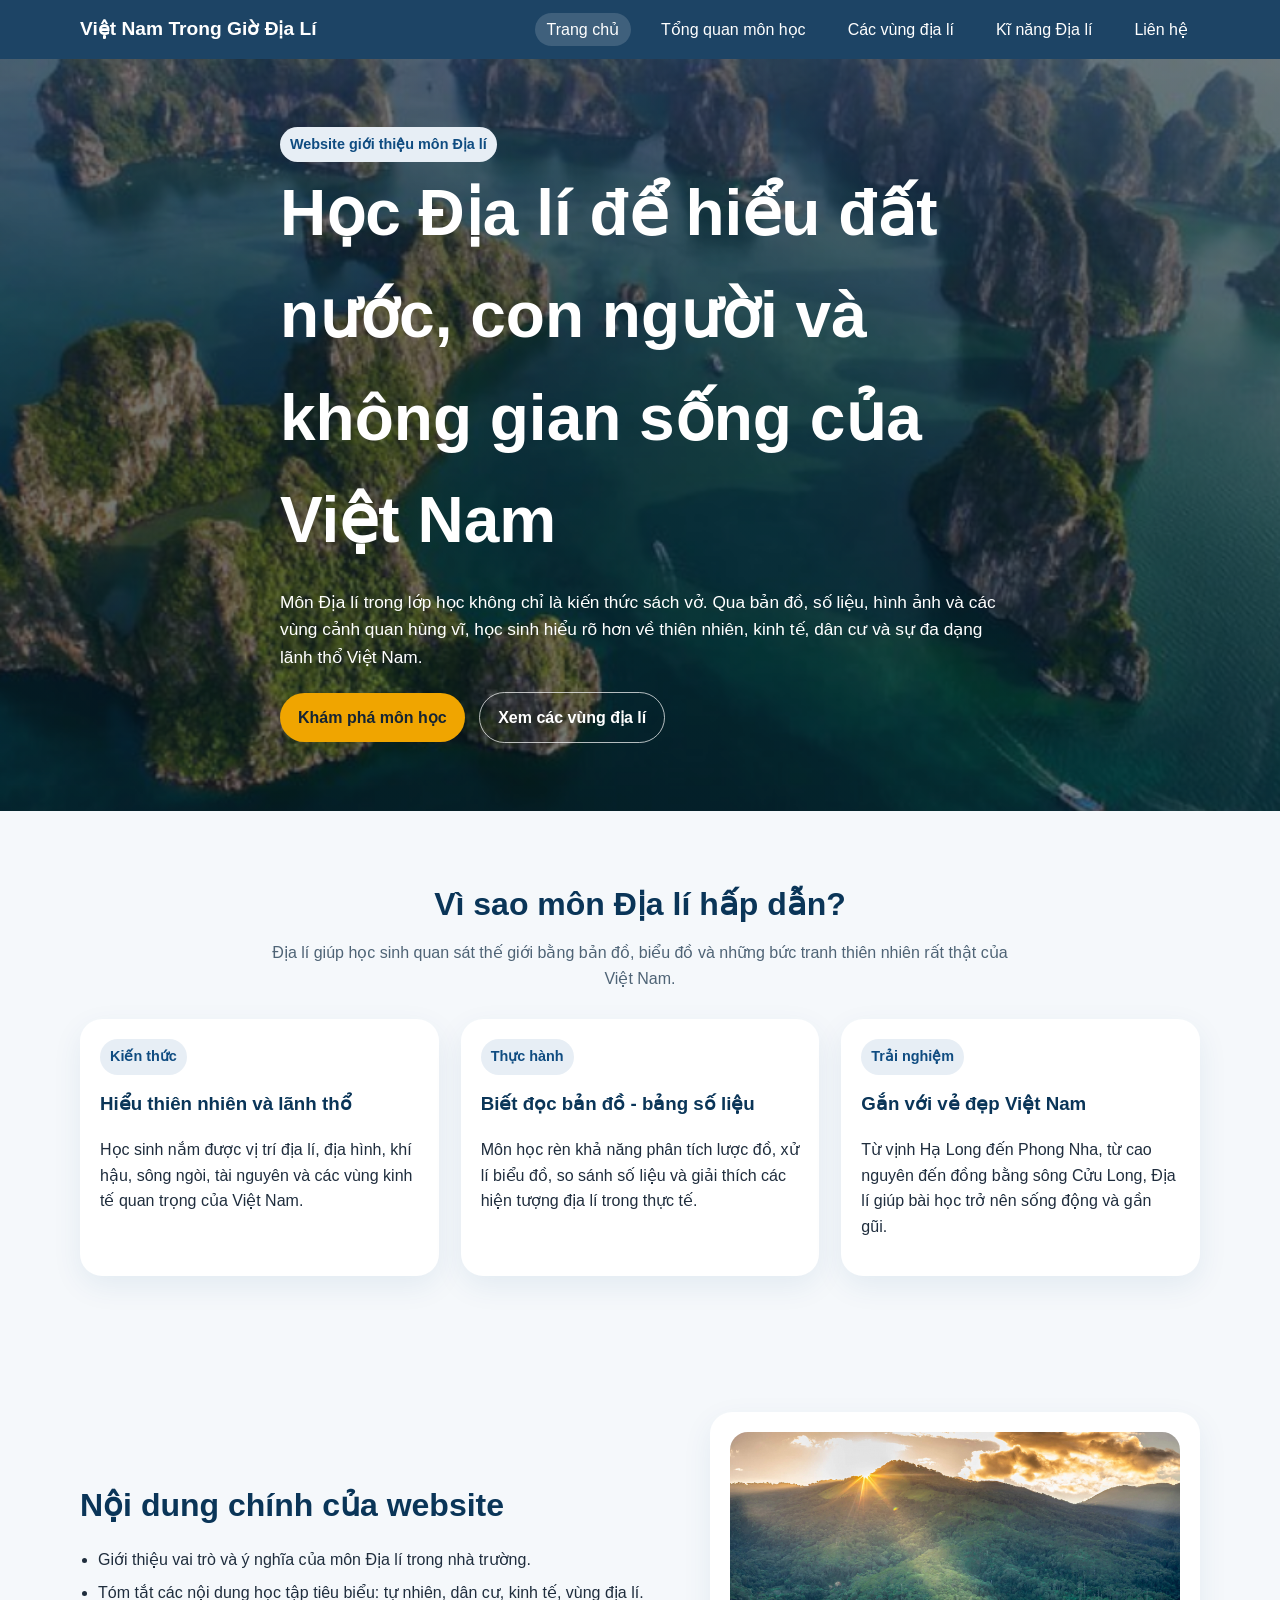
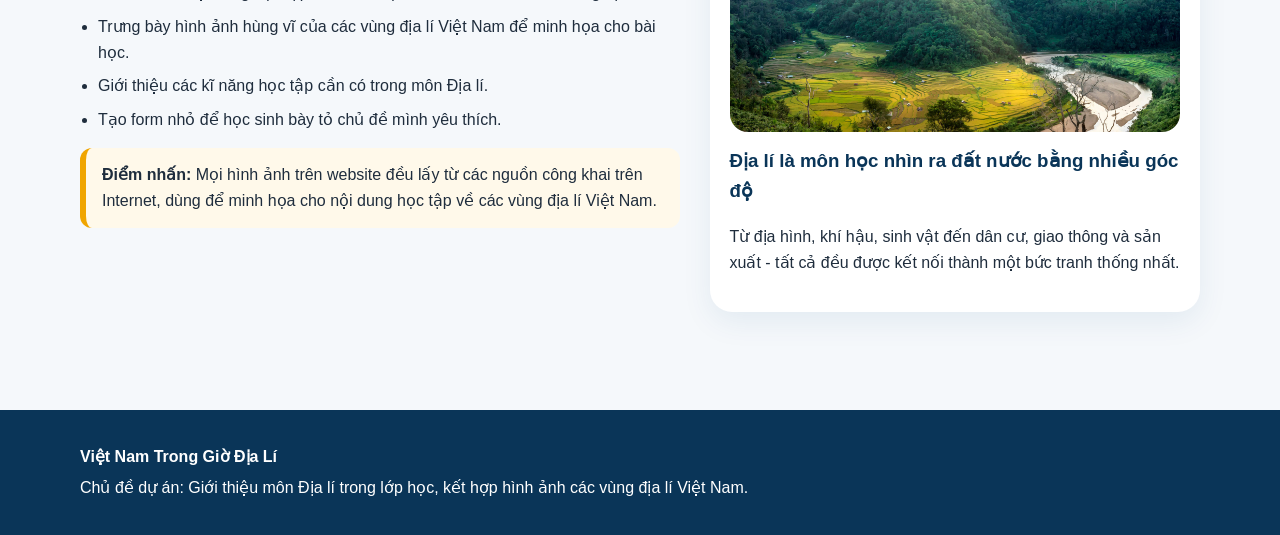
<file: index.html>
<!DOCTYPE html>
<html lang="vi">
<head>
  <meta charset="UTF-8">
  <meta name="viewport" content="width=device-width, initial-scale=1.0">
  <title>Việt Nam Trong Giờ Địa Lí</title>
  <link rel="stylesheet" href="style.css">
</head>
<body>
  <header>
    <div class="container navbar">
      <div class="logo">Việt Nam Trong Giờ Địa Lí</div>
      <nav>
        <ul>
          <li><a class="active" href="index.html">Trang chủ</a></li>
          <li><a href="tong-quan.html">Tổng quan môn học</a></li>
          <li><a href="vung-dia-ly.html">Các vùng địa lí</a></li>
          <li><a href="ky-nang.html">Kĩ năng Địa lí</a></li>
          <li><a href="lien-he.html">Liên hệ</a></li>
        </ul>
      </nav>
    </div>
  </header>

  <section class="hero">
    <div class="container hero-content">
      <span class="badge">Website giới thiệu môn Địa lí</span>
      <h1>Học Địa lí để hiểu đất nước, con người và không gian sống của Việt Nam</h1>
      <p>Môn Địa lí trong lớp học không chỉ là kiến thức sách vở. Qua bản đồ, số liệu, hình ảnh và các vùng cảnh quan hùng vĩ, học sinh hiểu rõ hơn về thiên nhiên, kinh tế, dân cư và sự đa dạng lãnh thổ Việt Nam.</p>
      <a class="btn" href="tong-quan.html">Khám phá môn học</a>
      <a class="btn outline" href="vung-dia-ly.html">Xem các vùng địa lí</a>
    </div>
  </section>

  <section>
    <div class="container">
      <div class="section-title">
        <h2>Vì sao môn Địa lí hấp dẫn?</h2>
        <p>Địa lí giúp học sinh quan sát thế giới bằng bản đồ, biểu đồ và những bức tranh thiên nhiên rất thật của Việt Nam.</p>
      </div>
      <div class="grid cards-3">
        <div class="card">
          <span class="badge">Kiến thức</span>
          <h3>Hiểu thiên nhiên và lãnh thổ</h3>
          <p>Học sinh nắm được vị trí địa lí, địa hình, khí hậu, sông ngòi, tài nguyên và các vùng kinh tế quan trọng của Việt Nam.</p>
        </div>
        <div class="card">
          <span class="badge">Thực hành</span>
          <h3>Biết đọc bản đồ - bảng số liệu</h3>
          <p>Môn học rèn khả năng phân tích lược đồ, xử lí biểu đồ, so sánh số liệu và giải thích các hiện tượng địa lí trong thực tế.</p>
        </div>
        <div class="card">
          <span class="badge">Trải nghiệm</span>
          <h3>Gắn với vẻ đẹp Việt Nam</h3>
          <p>Từ vịnh Hạ Long đến Phong Nha, từ cao nguyên đến đồng bằng sông Cửu Long, Địa lí giúp bài học trở nên sống động và gần gũi.</p>
        </div>
      </div>
    </div>
  </section>

  <section>
    <div class="container split">
      <div>
        <div class="section-title" style="text-align:left; margin-bottom:14px;">
          <h2>Nội dung chính của website</h2>
        </div>
        <ul class="list-check">
          <li>Giới thiệu vai trò và ý nghĩa của môn Địa lí trong nhà trường.</li>
          <li>Tóm tắt các nội dung học tập tiêu biểu: tự nhiên, dân cư, kinh tế, vùng địa lí.</li>
          <li>Trưng bày hình ảnh hùng vĩ của các vùng địa lí Việt Nam để minh họa cho bài học.</li>
          <li>Giới thiệu các kĩ năng học tập cần có trong môn Địa lí.</li>
          <li>Tạo form nhỏ để học sinh bày tỏ chủ đề mình yêu thích.</li>
        </ul>
        <p class="note"><strong>Điểm nhấn:</strong> Mọi hình ảnh trên website đều lấy từ các nguồn công khai trên Internet, dùng để minh họa cho nội dung học tập về các vùng địa lí Việt Nam.</p>
      </div>
      <div class="card">
        <img src="SRC/shutterstock_2152034161.jpg" alt="Cảnh quan cao nguyên Việt Nam">
        <h3>Địa lí là môn học nhìn ra đất nước bằng nhiều góc độ</h3>
        <p>Từ địa hình, khí hậu, sinh vật đến dân cư, giao thông và sản xuất - tất cả đều được kết nối thành một bức tranh thống nhất.</p>
      </div>
    </div>
  </section>

  <footer>
    <div class="container">
      <p><strong>Việt Nam Trong Giờ Địa Lí</strong></p>
      <p>Chủ đề dự án: Giới thiệu môn Địa lí trong lớp học, kết hợp hình ảnh các vùng địa lí Việt Nam.</p>
    </div>
  </footer>
</body>
</html>
</file>
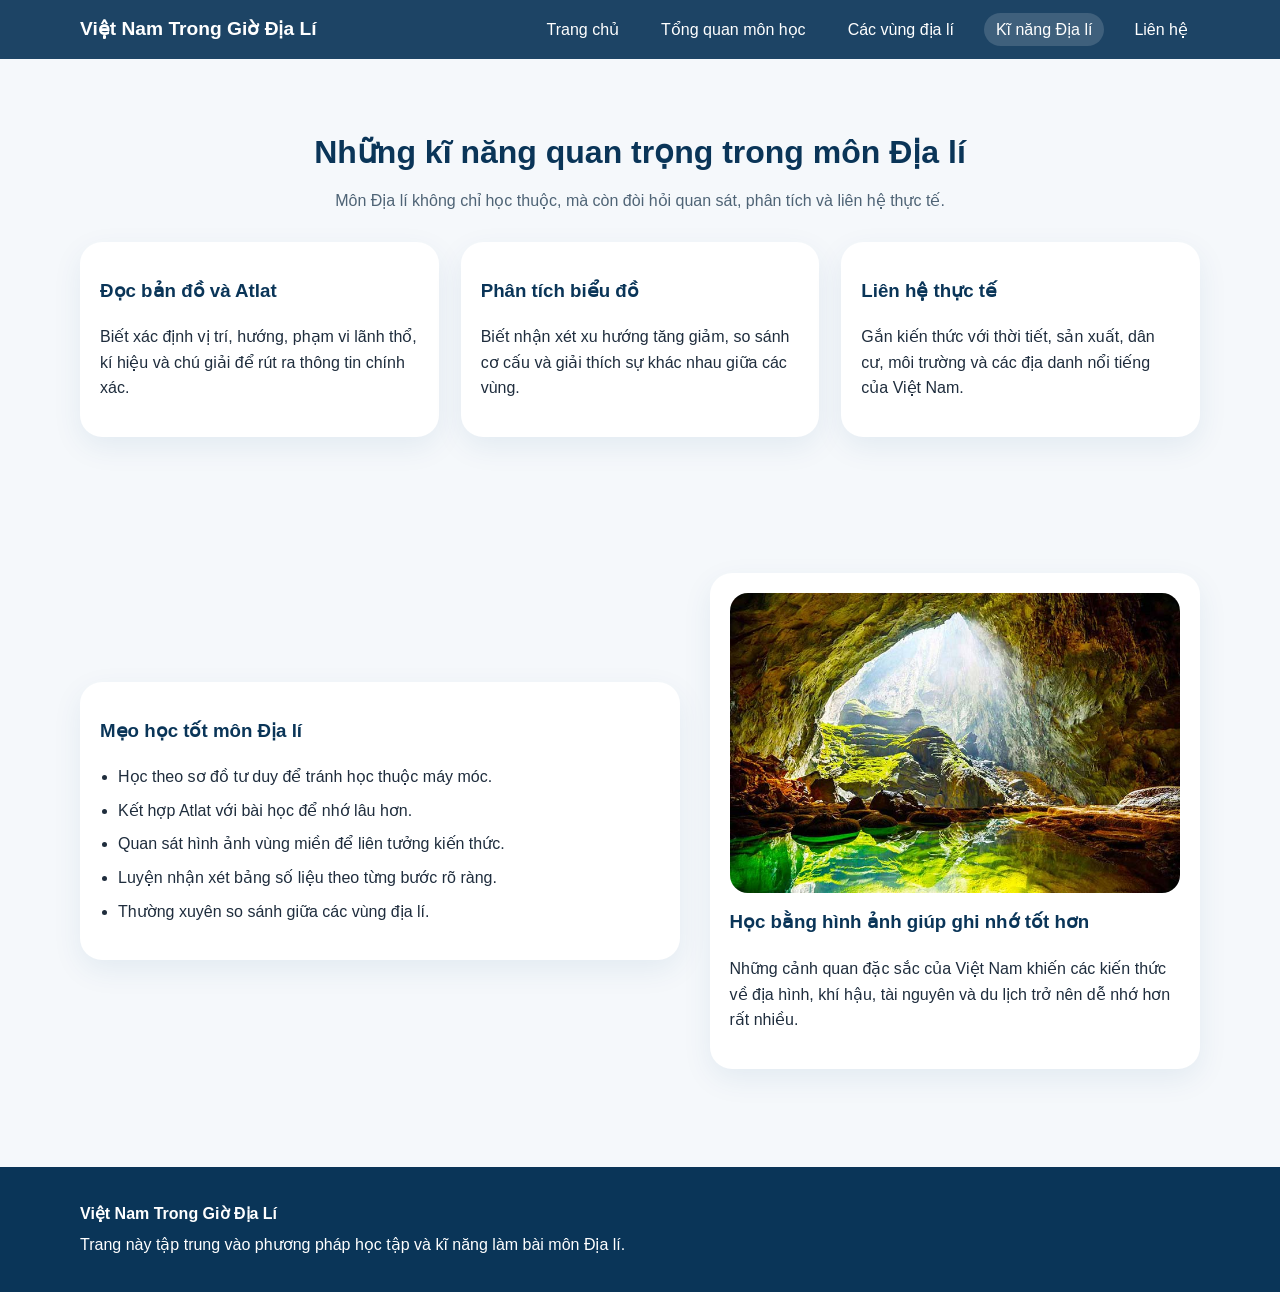
<file: ky-nang.html>
<!DOCTYPE html>
<html lang="vi">
<head>
  <meta charset="UTF-8">
  <meta name="viewport" content="width=device-width, initial-scale=1.0">
  <title>Kĩ năng học Địa lí</title>
  <link rel="stylesheet" href="style.css">
</head>
<body>
  <header>
    <div class="container navbar">
      <div class="logo">Việt Nam Trong Giờ Địa Lí</div>
      <nav>
        <ul>
          <li><a href="index.html">Trang chủ</a></li>
          <li><a href="tong-quan.html">Tổng quan môn học</a></li>
          <li><a href="vung-dia-ly.html">Các vùng địa lí</a></li>
          <li><a class="active" href="ky-nang.html">Kĩ năng Địa lí</a></li>
          <li><a href="lien-he.html">Liên hệ</a></li>
        </ul>
      </nav>
    </div>
  </header>

  <section>
    <div class="container">
      <div class="section-title">
        <h2>Những kĩ năng quan trọng trong môn Địa lí</h2>
        <p>Môn Địa lí không chỉ học thuộc, mà còn đòi hỏi quan sát, phân tích và liên hệ thực tế.</p>
      </div>
      <div class="grid cards-3">
        <div class="card">
          <h3>Đọc bản đồ và Atlat</h3>
          <p>Biết xác định vị trí, hướng, phạm vi lãnh thổ, kí hiệu và chú giải để rút ra thông tin chính xác.</p>
        </div>
        <div class="card">
          <h3>Phân tích biểu đồ</h3>
          <p>Biết nhận xét xu hướng tăng giảm, so sánh cơ cấu và giải thích sự khác nhau giữa các vùng.</p>
        </div>
        <div class="card">
          <h3>Liên hệ thực tế</h3>
          <p>Gắn kiến thức với thời tiết, sản xuất, dân cư, môi trường và các địa danh nổi tiếng của Việt Nam.</p>
        </div>
      </div>
    </div>
  </section>

  <section>
    <div class="container split">
      <div class="card">
        <h3>Mẹo học tốt môn Địa lí</h3>
        <ul class="list-check">
          <li>Học theo sơ đồ tư duy để tránh học thuộc máy móc.</li>
          <li>Kết hợp Atlat với bài học để nhớ lâu hơn.</li>
          <li>Quan sát hình ảnh vùng miền để liên tưởng kiến thức.</li>
          <li>Luyện nhận xét bảng số liệu theo từng bước rõ ràng.</li>
          <li>Thường xuyên so sánh giữa các vùng địa lí.</li>
        </ul>
      </div>
      <div class="card">
        <img src="SRC/pn.jpg" alt="Cảnh quan thiên nhiên Việt Nam">
        <h3>Học bằng hình ảnh giúp ghi nhớ tốt hơn</h3>
        <p>Những cảnh quan đặc sắc của Việt Nam khiến các kiến thức về địa hình, khí hậu, tài nguyên và du lịch trở nên dễ nhớ hơn rất nhiều.</p>
      </div>
    </div>
  </section>

  <footer>
    <div class="container">
      <p><strong>Việt Nam Trong Giờ Địa Lí</strong></p>
      <p>Trang này tập trung vào phương pháp học tập và kĩ năng làm bài môn Địa lí.</p>
    </div>
  </footer>
</body>
</html>
</file>
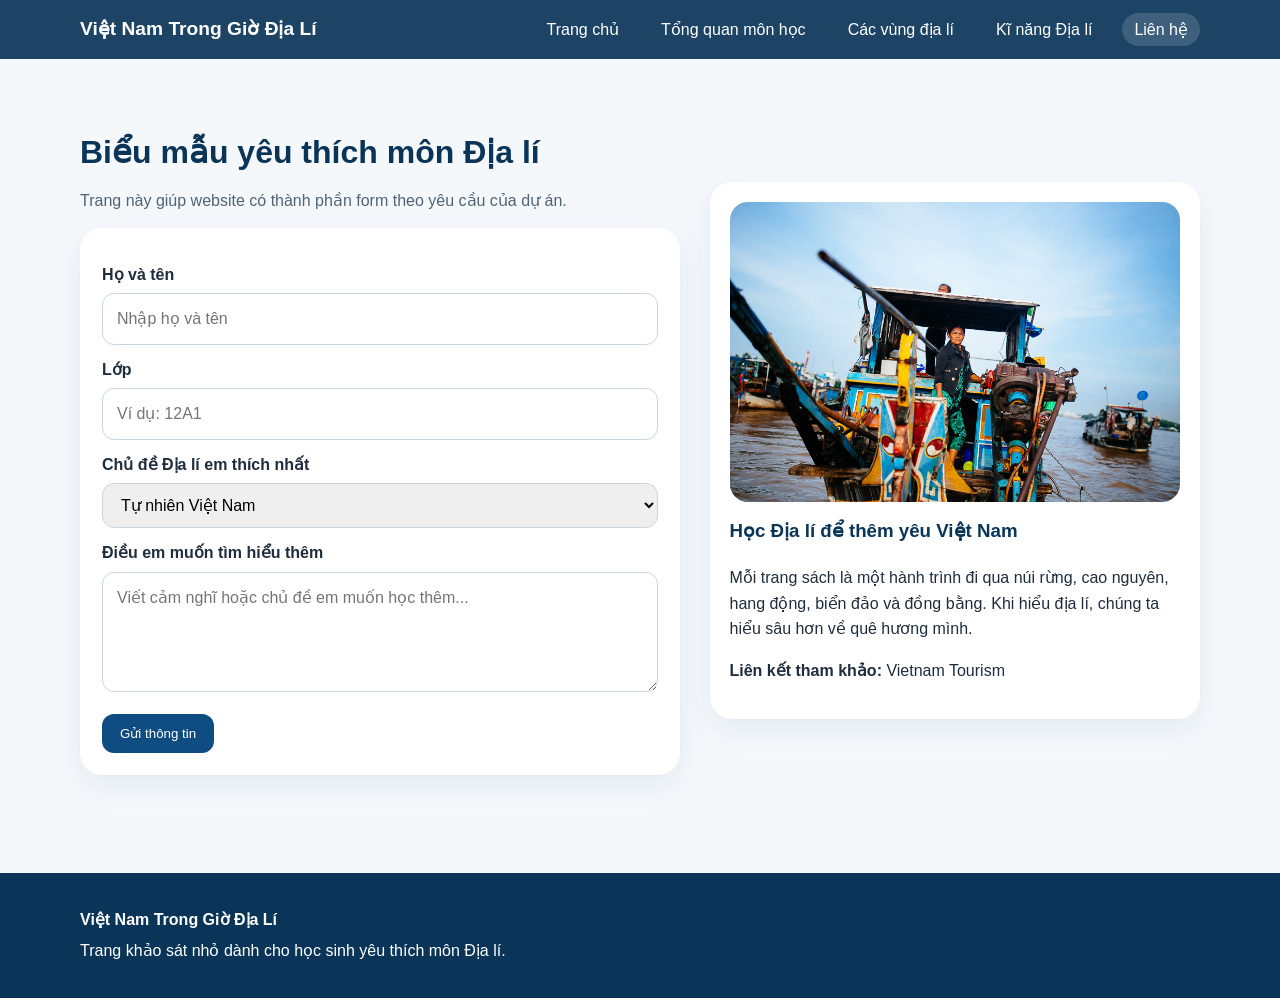
<file: lien-he.html>
<!DOCTYPE html>
<html lang="vi">
<head>
  <meta charset="UTF-8">
  <meta name="viewport" content="width=device-width, initial-scale=1.0">
  <title>Liên hệ - khảo sát</title>
  <link rel="stylesheet" href="style.css">
</head>
<body>
  <header>
    <div class="container navbar">
      <div class="logo">Việt Nam Trong Giờ Địa Lí</div>
      <nav>
        <ul>
          <li><a href="index.html">Trang chủ</a></li>
          <li><a href="tong-quan.html">Tổng quan môn học</a></li>
          <li><a href="vung-dia-ly.html">Các vùng địa lí</a></li>
          <li><a href="ky-nang.html">Kĩ năng Địa lí</a></li>
          <li><a class="active" href="lien-he.html">Liên hệ</a></li>
        </ul>
      </nav>
    </div>
  </header>

  <section>
    <div class="container split">
      <div>
        <div class="section-title" style="text-align:left; margin-bottom:14px;">
          <h2>Biểu mẫu yêu thích môn Địa lí</h2>
          <p>Trang này giúp website có thành phần form theo yêu cầu của dự án.</p>
        </div>
        <form>
          <label for="name">Họ và tên</label>
          <input id="name" type="text" placeholder="Nhập họ và tên">

          <label for="class">Lớp</label>
          <input id="class" type="text" placeholder="Ví dụ: 12A1">

          <label for="topic">Chủ đề Địa lí em thích nhất</label>
          <select id="topic">
            <option>Tự nhiên Việt Nam</option>
            <option>Dân cư và xã hội</option>
            <option>Các ngành kinh tế</option>
            <option>Các vùng địa lí</option>
            <option>Kĩ năng Atlat - biểu đồ</option>
          </select>

          <label for="message">Điều em muốn tìm hiểu thêm</label>
          <textarea id="message" placeholder="Viết cảm nghĩ hoặc chủ đề em muốn học thêm..."></textarea>

          <button type="submit">Gửi thông tin</button>
        </form>
      </div>
      <div class="card">
        <img src="SRC/Mekong%20Delta%20Travel%20Guide-6_0.jpg" alt="Chợ nổi miền Tây">
        <h3>Học Địa lí để thêm yêu Việt Nam</h3>
        <p>Mỗi trang sách là một hành trình đi qua núi rừng, cao nguyên, hang động, biển đảo và đồng bằng. Khi hiểu địa lí, chúng ta hiểu sâu hơn về quê hương mình.</p>
        <p><strong>Liên kết tham khảo:</strong> <a href="https://vietnam.travel" target="_blank">Vietnam Tourism</a></p>
      </div>
    </div>
  </section>

  <footer>
    <div class="container">
      <p><strong>Việt Nam Trong Giờ Địa Lí</strong></p>
      <p>Trang khảo sát nhỏ dành cho học sinh yêu thích môn Địa lí.</p>
    </div>
  </footer>
</body>
</html>
</file>
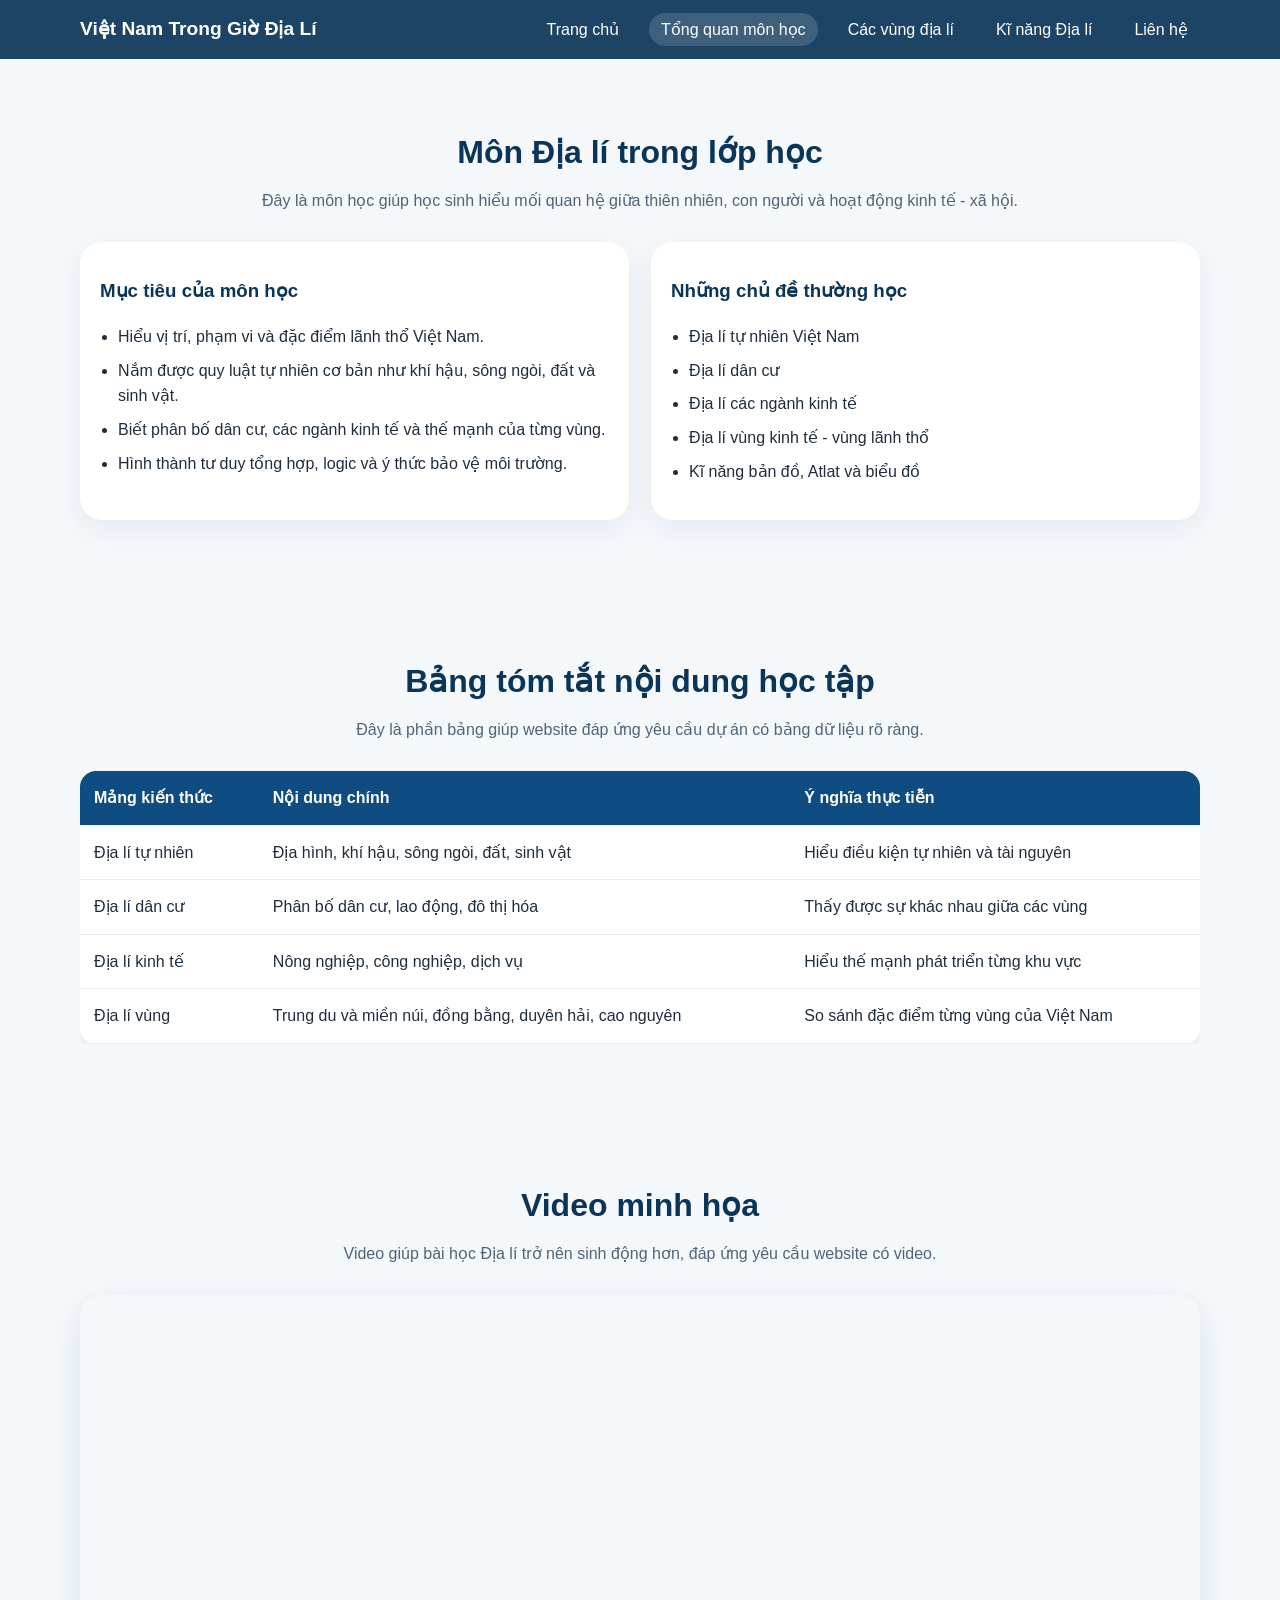
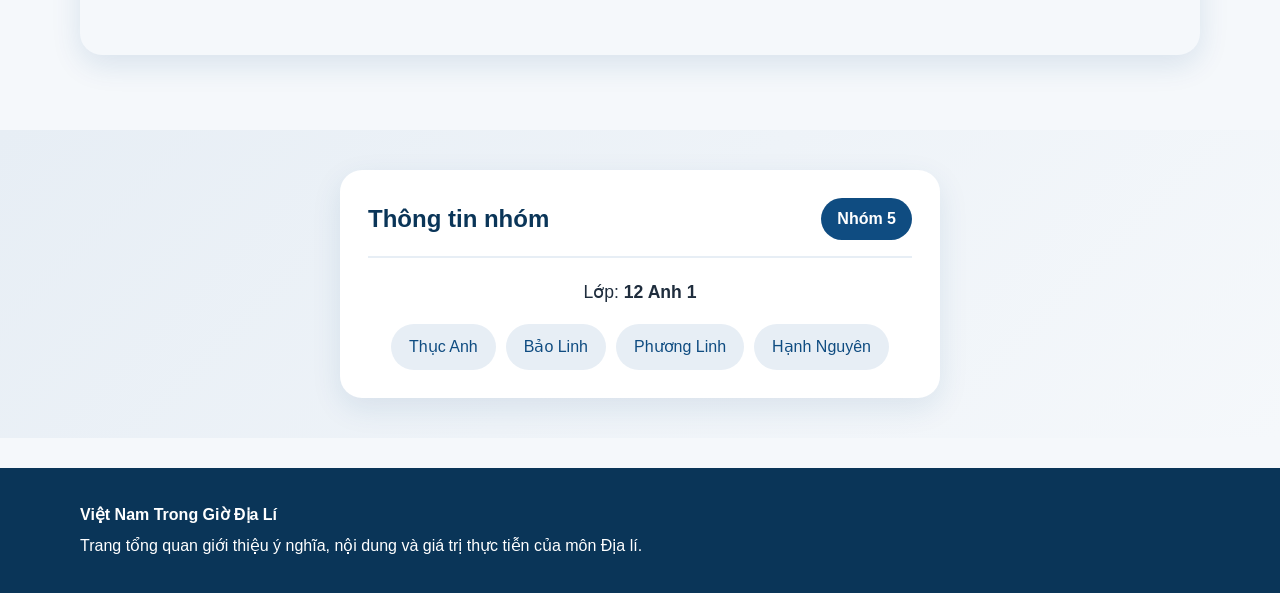
<file: tong-quan.html>
<!DOCTYPE html>
<html lang="vi">
<head>
  <meta charset="UTF-8">
  <meta name="viewport" content="width=device-width, initial-scale=1.0">
  <title>Tổng quan môn Địa lí</title>
  <link rel="stylesheet" href="style.css">
</head>
<body>
  <header>
    <div class="container navbar">
      <div class="logo">Việt Nam Trong Giờ Địa Lí</div>
      <nav>
        <ul>
          <li><a href="index.html">Trang chủ</a></li>
          <li><a class="active" href="tong-quan.html">Tổng quan môn học</a></li>
          <li><a href="vung-dia-ly.html">Các vùng địa lí</a></li>
          <li><a href="ky-nang.html">Kĩ năng Địa lí</a></li>
          <li><a href="lien-he.html">Liên hệ</a></li>
        </ul>
      </nav>
    </div>
  </header>

  <section>
    <div class="container">
      <div class="section-title">
        <h2>Môn Địa lí trong lớp học</h2>
        <p>Đây là môn học giúp học sinh hiểu mối quan hệ giữa thiên nhiên, con người và hoạt động kinh tế - xã hội.</p>
      </div>
      <div class="grid cards-2">
        <div class="card">
          <h3>Mục tiêu của môn học</h3>
          <ul class="list-check">
            <li>Hiểu vị trí, phạm vi và đặc điểm lãnh thổ Việt Nam.</li>
            <li>Nắm được quy luật tự nhiên cơ bản như khí hậu, sông ngòi, đất và sinh vật.</li>
            <li>Biết phân bố dân cư, các ngành kinh tế và thế mạnh của từng vùng.</li>
            <li>Hình thành tư duy tổng hợp, logic và ý thức bảo vệ môi trường.</li>
          </ul>
        </div>
        <div class="card">
          <h3>Những chủ đề thường học</h3>
          <ul class="list-check">
            <li>Địa lí tự nhiên Việt Nam</li>
            <li>Địa lí dân cư</li>
            <li>Địa lí các ngành kinh tế</li>
            <li>Địa lí vùng kinh tế - vùng lãnh thổ</li>
            <li>Kĩ năng bản đồ, Atlat và biểu đồ</li>
          </ul>
        </div>
      </div>
    </div>
  </section>

  <section>
    <div class="container">
      <div class="section-title">
        <h2>Bảng tóm tắt nội dung học tập</h2>
        <p>Đây là phần bảng giúp website đáp ứng yêu cầu dự án có bảng dữ liệu rõ ràng.</p>
      </div>
      <div class="table-wrap">
        <table>
          <tr>
            <th>Mảng kiến thức</th>
            <th>Nội dung chính</th>
            <th>Ý nghĩa thực tiễn</th>
          </tr>
          <tr>
            <td>Địa lí tự nhiên</td>
            <td>Địa hình, khí hậu, sông ngòi, đất, sinh vật</td>
            <td>Hiểu điều kiện tự nhiên và tài nguyên</td>
          </tr>
          <tr>
            <td>Địa lí dân cư</td>
            <td>Phân bố dân cư, lao động, đô thị hóa</td>
            <td>Thấy được sự khác nhau giữa các vùng</td>
          </tr>
          <tr>
            <td>Địa lí kinh tế</td>
            <td>Nông nghiệp, công nghiệp, dịch vụ</td>
            <td>Hiểu thế mạnh phát triển từng khu vực</td>
          </tr>
          <tr>
            <td>Địa lí vùng</td>
            <td>Trung du và miền núi, đồng bằng, duyên hải, cao nguyên</td>
            <td>So sánh đặc điểm từng vùng của Việt Nam</td>
          </tr>
        </table>
      </div>
    </div>
  </section>

  <section>
    <div class="container">
      <div class="section-title">
        <h2>Video minh họa</h2>
        <p>Video giúp bài học Địa lí trở nên sinh động hơn, đáp ứng yêu cầu website có video.</p>
      </div>
      <div class="video-box">
        <iframe src="https://www.youtube.com/embed/Au6LqK1UH8g" title="Xin chào Việt Nam" allow="accelerometer; autoplay; clipboard-write; encrypted-media; gyroscope; picture-in-picture" allowfullscreen></iframe>
      </div>
    </div>
  </section>

  <section class="team-section">
    <div class="container">
      <div class="team-card">
        <div class="team-header">
          <h3>Thông tin nhóm</h3>
          <span class="team-badge">Nhóm 5</span>
        </div>
        <div class="team-content">
          <div class="team-class">Lớp: <strong>12 Anh 1</strong></div>
          <div class="team-members">
            <span class="member">Thục Anh</span>
            <span class="member">Bảo Linh</span>
            <span class="member">Phương Linh</span>
            <span class="member">Hạnh Nguyên</span>
          </div>
        </div>
      </div>
    </div>
  </section>

  <footer>
    <div class="container">
      <p><strong>Việt Nam Trong Giờ Địa Lí</strong></p>
      <p>Trang tổng quan giới thiệu ý nghĩa, nội dung và giá trị thực tiễn của môn Địa lí.</p>
    </div>
  </footer>
</body>
</html>
</file>
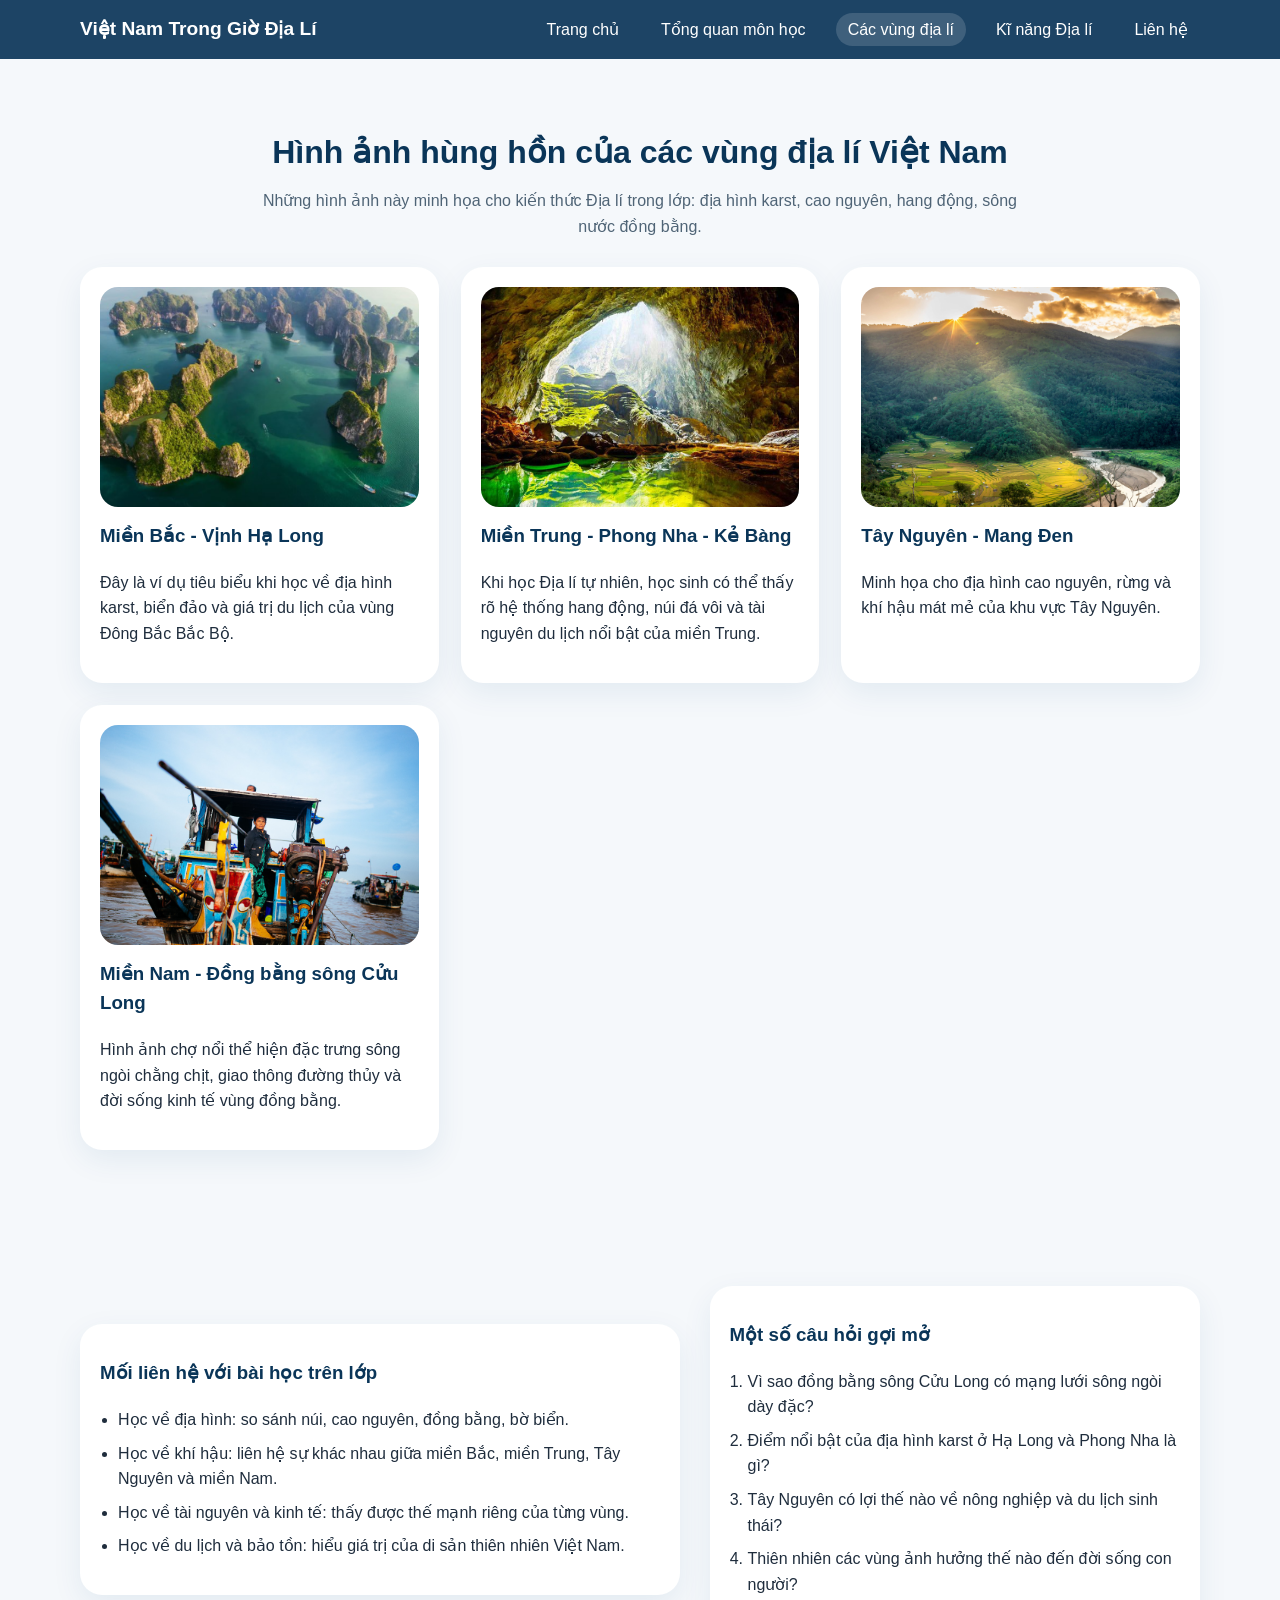
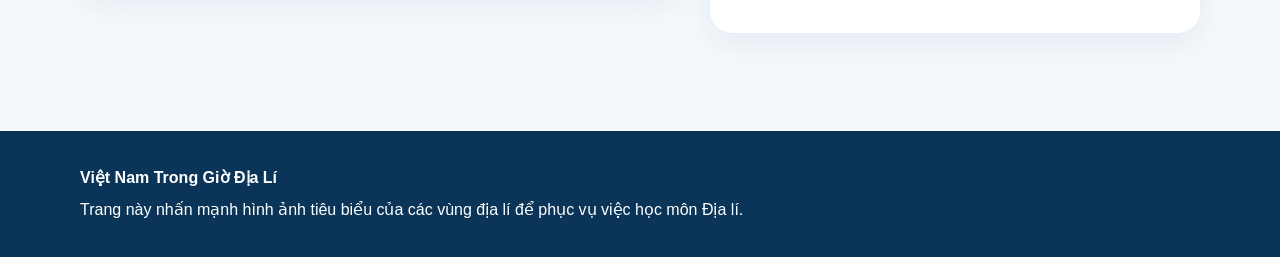
<file: vung-dia-ly.html>
<!DOCTYPE html>
<html lang="vi">
<head>
  <meta charset="UTF-8">
  <meta name="viewport" content="width=device-width, initial-scale=1.0">
  <title>Các vùng địa lí Việt Nam</title>
  <link rel="stylesheet" href="style.css">
</head>
<body>
  <header>
    <div class="container navbar">
      <div class="logo">Việt Nam Trong Giờ Địa Lí</div>
      <nav>
        <ul>
          <li><a href="index.html">Trang chủ</a></li>
          <li><a href="tong-quan.html">Tổng quan môn học</a></li>
          <li><a class="active" href="vung-dia-ly.html">Các vùng địa lí</a></li>
          <li><a href="ky-nang.html">Kĩ năng Địa lí</a></li>
          <li><a href="lien-he.html">Liên hệ</a></li>
        </ul>
      </nav>
    </div>
  </header>

  <section>
    <div class="container">
      <div class="section-title">
        <h2>Hình ảnh hùng hồn của các vùng địa lí Việt Nam</h2>
        <p>Những hình ảnh này minh họa cho kiến thức Địa lí trong lớp: địa hình karst, cao nguyên, hang động, sông nước đồng bằng.</p>
      </div>
      <div class="grid cards-2 gallery">
        <div class="card">
          <img src="SRC/what-about-ha-long-bay-4.jpg" alt="Vịnh Hạ Long">
          <h3>Miền Bắc - Vịnh Hạ Long</h3>
          <p>Đây là ví dụ tiêu biểu khi học về địa hình karst, biển đảo và giá trị du lịch của vùng Đông Bắc Bắc Bộ.</p>
        </div>
        <div class="card">
          <img src="SRC/pn.jpg" alt="Phong Nha - Kẻ Bàng">
          <h3>Miền Trung - Phong Nha - Kẻ Bàng</h3>
          <p>Khi học Địa lí tự nhiên, học sinh có thể thấy rõ hệ thống hang động, núi đá vôi và tài nguyên du lịch nổi bật của miền Trung.</p>
        </div>
        <div class="card">
          <img src="SRC/shutterstock_2152034161.jpg" alt="Mang Den Tây Nguyên">
          <h3>Tây Nguyên - Mang Đen</h3>
          <p>Minh họa cho địa hình cao nguyên, rừng và khí hậu mát mẻ của khu vực Tây Nguyên.</p>
        </div>
        <div class="card">
          <img src="SRC/Mekong%20Delta%20Travel%20Guide-6_0.jpg" alt="Đồng bằng sông Cửu Long">
          <h3>Miền Nam - Đồng bằng sông Cửu Long</h3>
          <p>Hình ảnh chợ nổi thể hiện đặc trưng sông ngòi chằng chịt, giao thông đường thủy và đời sống kinh tế vùng đồng bằng.</p>
        </div>
      </div>
    </div>
  </section>

  <section>
    <div class="container split">
      <div class="card">
        <h3>Mối liên hệ với bài học trên lớp</h3>
        <ul class="list-check">
          <li>Học về địa hình: so sánh núi, cao nguyên, đồng bằng, bờ biển.</li>
          <li>Học về khí hậu: liên hệ sự khác nhau giữa miền Bắc, miền Trung, Tây Nguyên và miền Nam.</li>
          <li>Học về tài nguyên và kinh tế: thấy được thế mạnh riêng của từng vùng.</li>
          <li>Học về du lịch và bảo tồn: hiểu giá trị của di sản thiên nhiên Việt Nam.</li>
        </ul>
      </div>
      <div class="card">
        <h3>Một số câu hỏi gợi mở</h3>
        <ol class="list-check">
          <li>Vì sao đồng bằng sông Cửu Long có mạng lưới sông ngòi dày đặc?</li>
          <li>Điểm nổi bật của địa hình karst ở Hạ Long và Phong Nha là gì?</li>
          <li>Tây Nguyên có lợi thế nào về nông nghiệp và du lịch sinh thái?</li>
          <li>Thiên nhiên các vùng ảnh hưởng thế nào đến đời sống con người?</li>
        </ol>
      </div>
    </div>
  </section>

  <footer>
    <div class="container">
      <p><strong>Việt Nam Trong Giờ Địa Lí</strong></p>
      <p>Trang này nhấn mạnh hình ảnh tiêu biểu của các vùng địa lí để phục vụ việc học môn Địa lí.</p>
    </div>
  </footer>
</body>
</html>
</file>
<file: style.css>
:root {
  --primary: #0f4c81;
  --primary-dark: #0a3558;
  --accent: #f0a500;
  --bg: #f5f8fb;
  --text: #1f2d3d;
  --white: #ffffff;
  --soft: #e7eef5;
}
* { box-sizing: border-box; }
html { scroll-behavior: smooth; }
body {
  margin: 0;
  font-family: Arial, Helvetica, sans-serif;
  color: var(--text);
  background: var(--bg);
  line-height: 1.6;
}
a { color: inherit; text-decoration: none; }
img { max-width: 100%; display: block; border-radius: 18px; }
.container { width: min(1120px, 92%); margin: auto; }
header {
  position: sticky; top: 0; z-index: 50;
  background: rgba(10, 53, 88, 0.92);
  backdrop-filter: blur(8px);
}
.navbar {
  display: flex; justify-content: space-between; align-items: center;
  padding: 14px 0;
}
.logo {
  font-size: 1.2rem; font-weight: bold; color: var(--white);
}
nav ul {
  list-style: none; margin: 0; padding: 0; display: flex; gap: 18px; flex-wrap: wrap;
}
nav a {
  color: var(--white); padding: 8px 12px; border-radius: 999px;
}
nav a:hover, nav a.active { background: rgba(255,255,255,0.15); }
.hero {
  min-height: 82vh;
  color: var(--white);
  display: flex; align-items: center;
  background:
    linear-gradient(rgba(7,25,44,0.55), rgba(7,25,44,0.55)),
    url('SRC/what-about-ha-long-bay-4.jpg') center/cover no-repeat;
}
.hero-content { max-width: 720px; }
.hero h1 { font-size: clamp(2.1rem, 5vw, 4rem); margin: 0 0 12px; }
.hero p { font-size: 1.08rem; margin-bottom: 20px; }
.btn {
  display: inline-block; background: var(--accent); color: #142433; font-weight: bold;
  padding: 12px 18px; border-radius: 999px; margin-right: 10px;
}
.btn.outline { background: transparent; color: var(--white); border: 1px solid rgba(255,255,255,0.7); }
section { padding: 68px 0; }
.section-title {
  text-align: center; margin-bottom: 28px;
}
.section-title h2 { margin: 0 0 10px; font-size: 2rem; color: var(--primary-dark); }
.section-title p { margin: 0 auto; max-width: 760px; color: #4f6476; }
.grid {
  display: grid; gap: 22px;
}
.cards-3 { grid-template-columns: repeat(auto-fit, minmax(240px, 1fr)); }
.cards-2 { grid-template-columns: repeat(auto-fit, minmax(300px, 1fr)); }
.card {
  background: var(--white); border-radius: 22px; padding: 20px;
  box-shadow: 0 10px 30px rgba(15, 76, 129, 0.08);
}
.card h3 { margin-top: 14px; color: var(--primary-dark); }
.badge {
  display: inline-block; background: var(--soft); color: var(--primary);
  padding: 6px 10px; border-radius: 999px; font-size: 0.9rem; font-weight: bold;
}
.split {
  display: grid; grid-template-columns: 1.1fr 0.9fr; gap: 30px; align-items: center;
}
.list-check { padding-left: 18px; }
.list-check li { margin-bottom: 8px; }
.table-wrap { overflow-x: auto; }
table {
  width: 100%; border-collapse: collapse; background: var(--white);
  border-radius: 16px; overflow: hidden;
  box-shadow: 0 10px 30px rgba(15, 76, 129, 0.08);
}
th, td { padding: 14px; text-align: left; border-bottom: 1px solid #e8eef4; }
th { background: var(--primary); color: var(--white); }
tr:hover td { background: #f9fbfd; }
.gallery img { height: 220px; width: 100%; object-fit: cover; }
.video-box iframe,
.video-box video {
  width: 100%; min-height: 360px; border: 0; border-radius: 22px;
  box-shadow: 0 10px 30px rgba(15, 76, 129, 0.12);
}
.team-section {
  padding: 40px 0;
  background: linear-gradient(135deg, var(--soft) 0%, var(--bg) 100%);
}
.team-card {
  background: var(--white); border-radius: 22px; padding: 28px;
  box-shadow: 0 10px 30px rgba(15, 76, 129, 0.1);
  max-width: 600px; margin: auto;
}
.team-header {
  display: flex; justify-content: space-between; align-items: center;
  margin-bottom: 20px; padding-bottom: 16px;
  border-bottom: 2px solid var(--soft);
}
.team-header h3 {
  margin: 0; color: var(--primary-dark); font-size: 1.5rem;
}
.team-badge {
  background: var(--primary); color: var(--white);
  padding: 8px 16px; border-radius: 999px; font-weight: bold;
}
.team-content {
  text-align: center;
}
.team-class {
  font-size: 1.1rem; color: var(--text); margin-bottom: 18px;
}
.team-members {
  display: flex; flex-wrap: wrap; gap: 10px; justify-content: center;
}
.member {
  background: var(--soft); color: var(--primary);
  padding: 10px 18px; border-radius: 999px; font-weight: 500;
  display: inline-block;
}
form {
  background: var(--white); padding: 22px; border-radius: 22px;
  box-shadow: 0 10px 30px rgba(15, 76, 129, 0.08);
}
label { display: block; margin: 12px 0 6px; font-weight: bold; }
input, textarea, select {
  width: 100%; padding: 12px 14px; border-radius: 12px; border: 1px solid #c9d6e2;
  font: inherit;
}
textarea { min-height: 120px; resize: vertical; }
button {
  margin-top: 14px; background: var(--primary); color: var(--white); border: none;
  padding: 12px 18px; border-radius: 12px; cursor: pointer;
}
footer {
  background: var(--primary-dark); color: var(--white); padding: 28px 0; margin-top: 30px;
}
footer p { margin: 6px 0; }
.note {
  background: #fff9ea; border-left: 6px solid var(--accent); padding: 14px 16px; border-radius: 12px;
}
@media (max-width: 800px) {
  .split { grid-template-columns: 1fr; }
  .hero { min-height: 72vh; }
  nav ul { gap: 8px; justify-content: flex-end; }
  .video-box iframe { min-height: 240px; }
}
</file>
